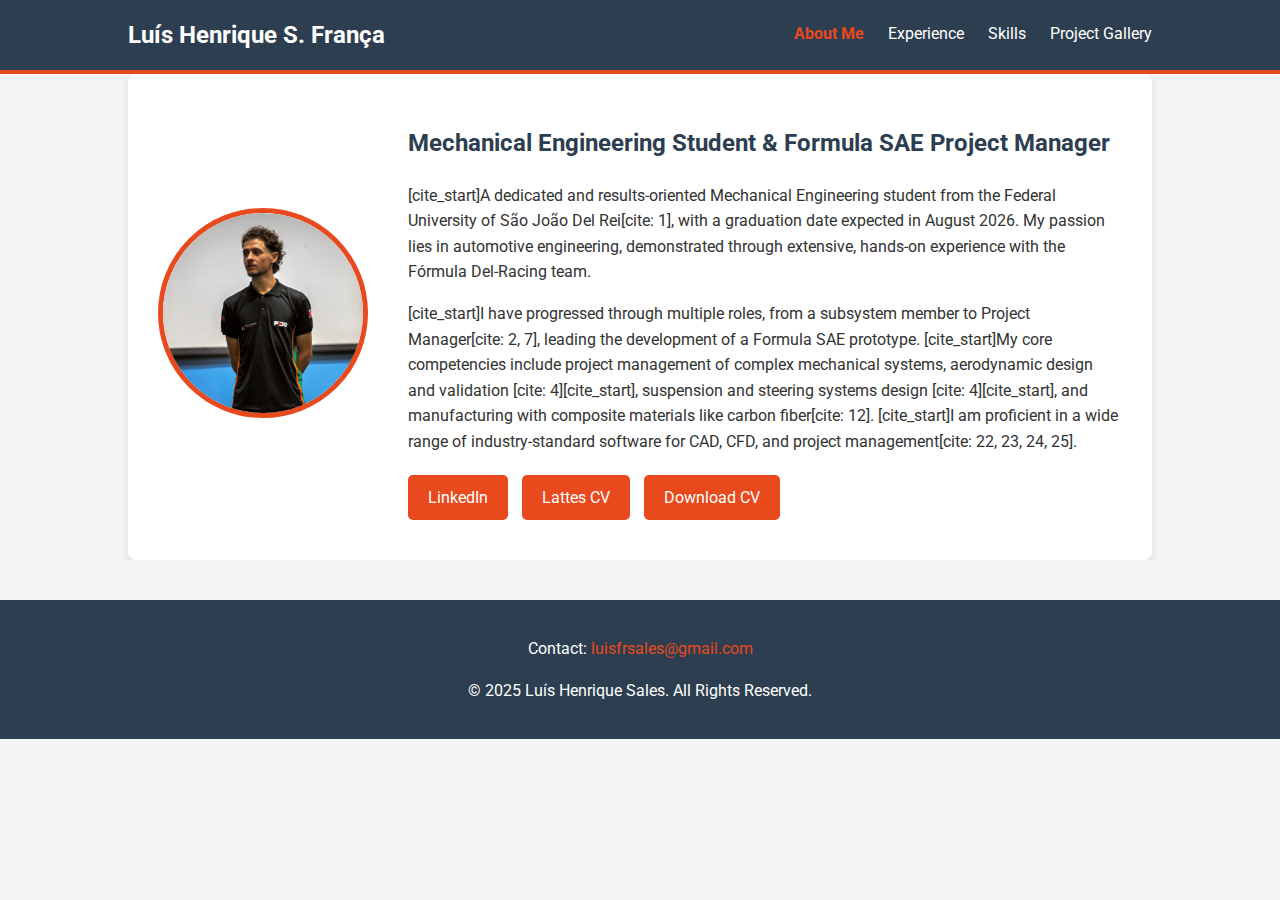
<file: index.html>
<!DOCTYPE html>
<html lang="en">
<head>
    <meta charset="UTF-8">
    <meta name="viewport" content="width=device-width, initial-scale=1.0">
    <title>Luís Henrique Sales | Mechanical Engineering</title>
    <link rel="stylesheet" href="style.css">
    <link href="https://fonts.googleapis.com/css2?family=Roboto:wght@300;400;700&display=swap" rel="stylesheet">
</head>
<body>
    <header>
        <div class="container">
            <h1>Luís Henrique S. França</h1>
            <nav>
                <ul>
                    <li><a href="index.html" class="active">About Me</a></li>
                    <li><a href="experience.html">Experience</a></li>
                    <li><a href="skills.html">Skills</a></li>
                    <li><a href="gallery.html">Project Gallery</a></li>
                </ul>
            </nav>
        </div>
    </header>

    <main class="container">
        <section class="about-me">
            <div class="profile-pic-container">
                <img src="profile_pic.jpg" alt="Luís Henrique Sales" class="profile-pic">
                 </div>
            <div class="about-text">
                <h2>Mechanical Engineering Student & Formula SAE Project Manager</h2>
                <p>
                    [cite_start]A dedicated and results-oriented Mechanical Engineering student from the Federal University of São João Del Rei[cite: 1], with a graduation date expected in August 2026. My passion lies in automotive engineering, demonstrated through extensive, hands-on experience with the Fórmula Del-Racing team.
                </p>
                <p>
                    [cite_start]I have progressed through multiple roles, from a subsystem member to Project Manager[cite: 2, 7], leading the development of a Formula SAE prototype. [cite_start]My core competencies include project management of complex mechanical systems, aerodynamic design and validation [cite: 4][cite_start], suspension and steering systems design [cite: 4][cite_start], and manufacturing with composite materials like carbon fiber[cite: 12]. [cite_start]I am proficient in a wide range of industry-standard software for CAD, CFD, and project management[cite: 22, 23, 24, 25].
                </p>
                <div class="social-links">
                     <a href="http://www.linkedin.com/in/luishf" target="_blank" class="cta-button">LinkedIn</a>
                     <a href="http://lattes.cnpq.br/0458203348111121" target="_blank" class="cta-button">Lattes CV</a>
                     <a href="Curriculum_Luis_Henrique_Sales_2025.pdf" target="_blank" class="cta-button">Download CV</a>
                     </div>
            </div>
        </section>
    </main>

    <footer>
        <div class="container">
            <p>Contact: <a href="mailto:luisfrsales@gmail.com">luisfrsales@gmail.com</a></p>
            <p>&copy; 2025 Luís Henrique Sales. All Rights Reserved.</p>
        </div>
    </footer>
</body>
</html>
</file>
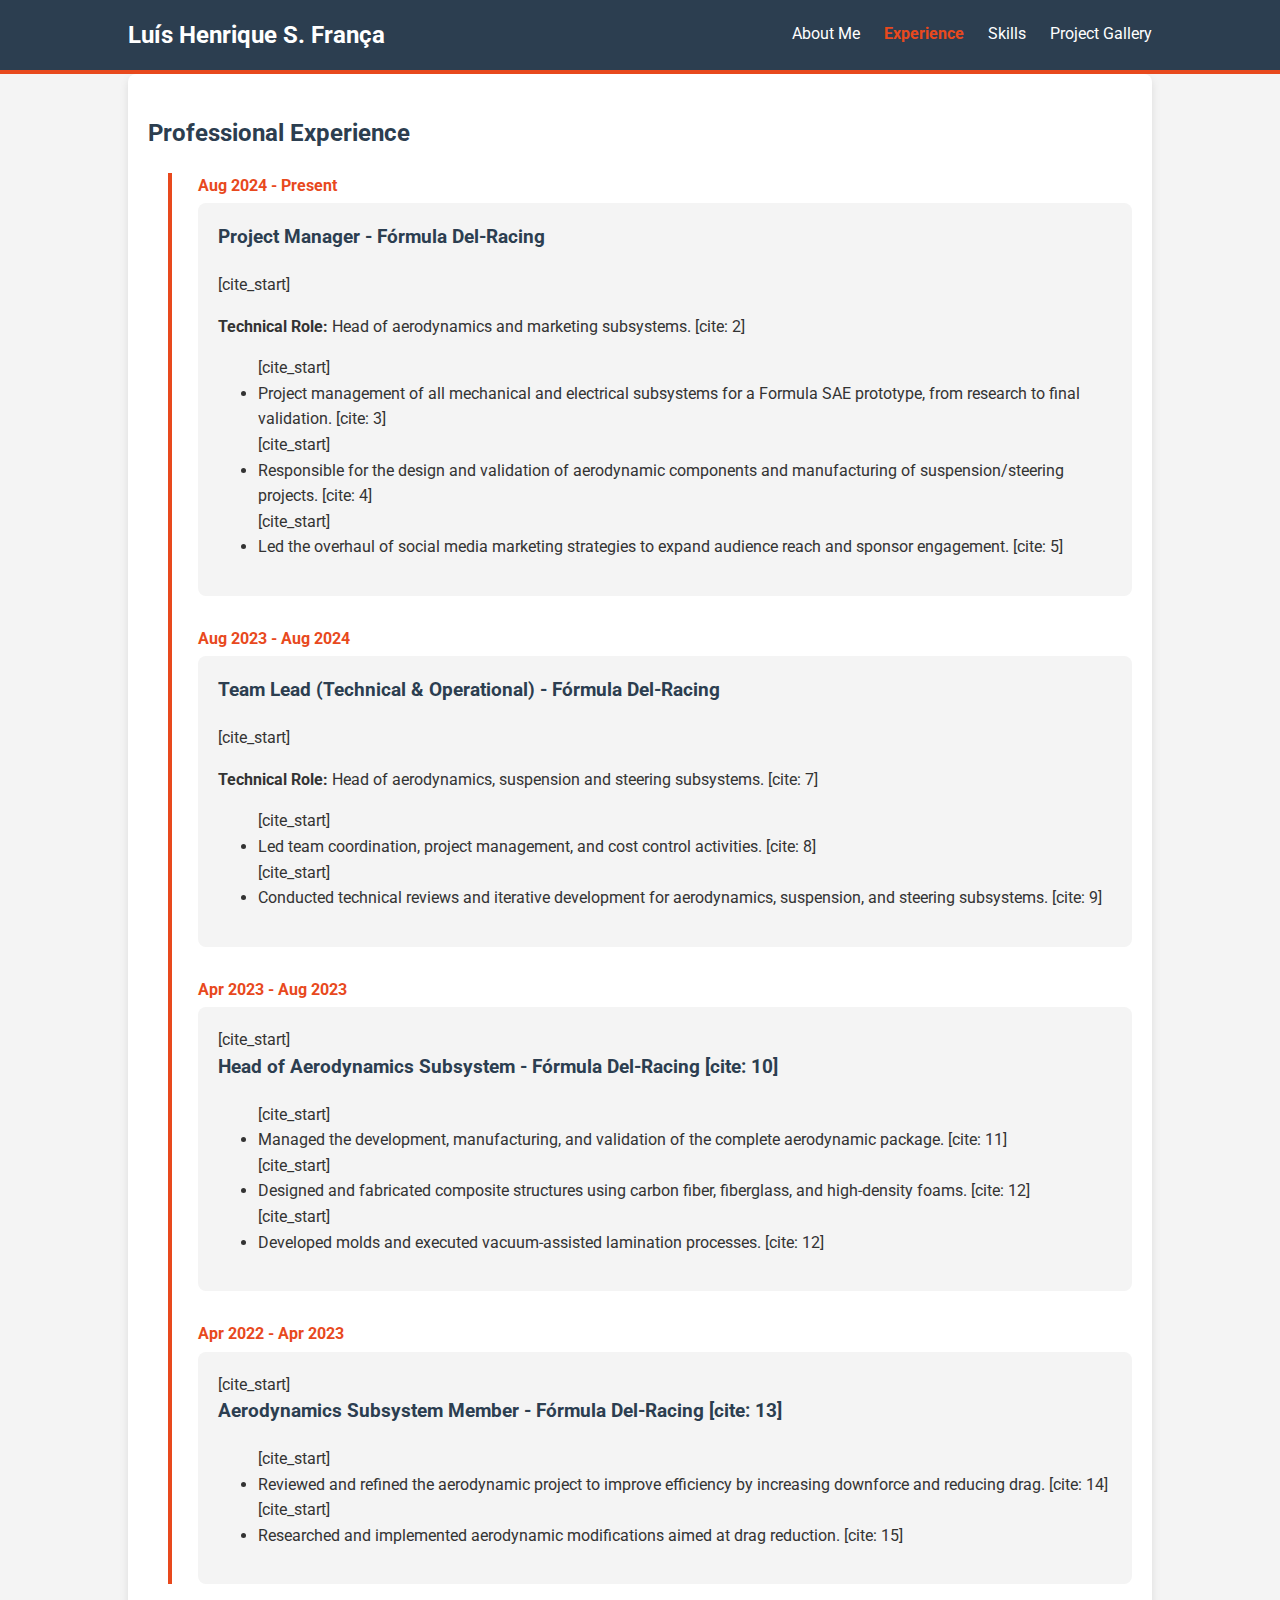
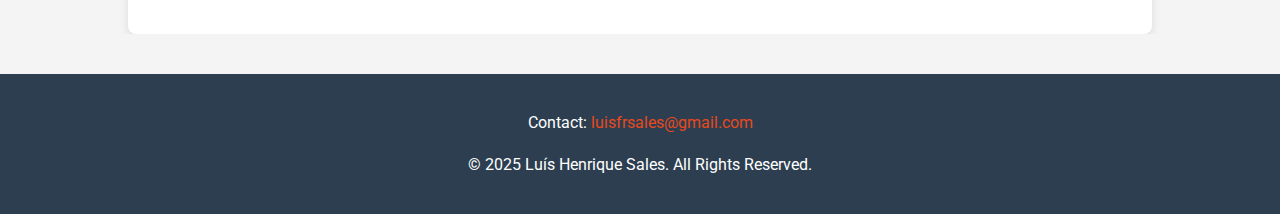
<file: experience.html>
<!DOCTYPE html>
<html lang="en">
<head>
    <meta charset="UTF-8">
    <meta name="viewport" content="width=device-width, initial-scale=1.0">
    <title>Experience | Luís Henrique Sales</title>
    <link rel="stylesheet" href="style.css">
    <link href="https://fonts.googleapis.com/css2?family=Roboto:wght@300;400;700&display=swap" rel="stylesheet">
</head>
<body>
    <header>
        <div class="container">
            <h1>Luís Henrique S. França</h1>
            <nav>
                <ul>
                    <li><a href="index.html">About Me</a></li>
                    <li><a href="experience.html" class="active">Experience</a></li>
                    <li><a href="skills.html">Skills</a></li>
                    <li><a href="gallery.html">Project Gallery</a></li>
                </ul>
            </nav>
        </div>
    </header>

    <main class="container">
        <section class="content-section">
            <h2>Professional Experience</h2>
            <div class="timeline">
                <div class="timeline-item">
                    <div class="timeline-date">Aug 2024 - Present</div>
                    <div class="timeline-content">
                        <h3>Project Manager - Fórmula Del-Racing</h3>
                        [cite_start]<p><strong>Technical Role:</strong> Head of aerodynamics and marketing subsystems. [cite: 2]</p>
                        <ul>
                            [cite_start]<li>Project management of all mechanical and electrical subsystems for a Formula SAE prototype, from research to final validation. [cite: 3]</li>
                            [cite_start]<li>Responsible for the design and validation of aerodynamic components and manufacturing of suspension/steering projects. [cite: 4]</li>
                            [cite_start]<li>Led the overhaul of social media marketing strategies to expand audience reach and sponsor engagement. [cite: 5]</li>
                        </ul>
                    </div>
                </div>

                <div class="timeline-item">
                    <div class="timeline-date">Aug 2023 - Aug 2024</div>
                    <div class="timeline-content">
                        <h3>Team Lead (Technical & Operational) - Fórmula Del-Racing</h3>
                        [cite_start]<p><strong>Technical Role:</strong> Head of aerodynamics, suspension and steering subsystems. [cite: 7]</p>
                        <ul>
                            [cite_start]<li>Led team coordination, project management, and cost control activities. [cite: 8]</li>
                            [cite_start]<li>Conducted technical reviews and iterative development for aerodynamics, suspension, and steering subsystems. [cite: 9]</li>
                        </ul>
                    </div>
                </div>

                <div class="timeline-item">
                    <div class="timeline-date">Apr 2023 - Aug 2023</div>
                    <div class="timeline-content">
                        [cite_start]<h3>Head of Aerodynamics Subsystem - Fórmula Del-Racing [cite: 10]</h3>
                        <ul>
                            [cite_start]<li>Managed the development, manufacturing, and validation of the complete aerodynamic package. [cite: 11]</li>
                            [cite_start]<li>Designed and fabricated composite structures using carbon fiber, fiberglass, and high-density foams. [cite: 12]</li>
                            [cite_start]<li>Developed molds and executed vacuum-assisted lamination processes. [cite: 12]</li>
                        </ul>
                    </div>
                </div>

                <div class="timeline-item">
                    <div class="timeline-date">Apr 2022 - Apr 2023</div>
                    <div class="timeline-content">
                        [cite_start]<h3>Aerodynamics Subsystem Member - Fórmula Del-Racing [cite: 13]</h3>
                        <ul>
                            [cite_start]<li>Reviewed and refined the aerodynamic project to improve efficiency by increasing downforce and reducing drag. [cite: 14]</li>
                            [cite_start]<li>Researched and implemented aerodynamic modifications aimed at drag reduction. [cite: 15]</li>
                        </ul>
                    </div>
                </div>
            </div>
        </section>
    </main>

    <footer>
        <div class="container">
            <p>Contact: <a href="mailto:luisfrsales@gmail.com">luisfrsales@gmail.com</a></p>
            <p>&copy; 2025 Luís Henrique Sales. All Rights Reserved.</p>
        </div>
    </footer>
</body>
</html>
</file>
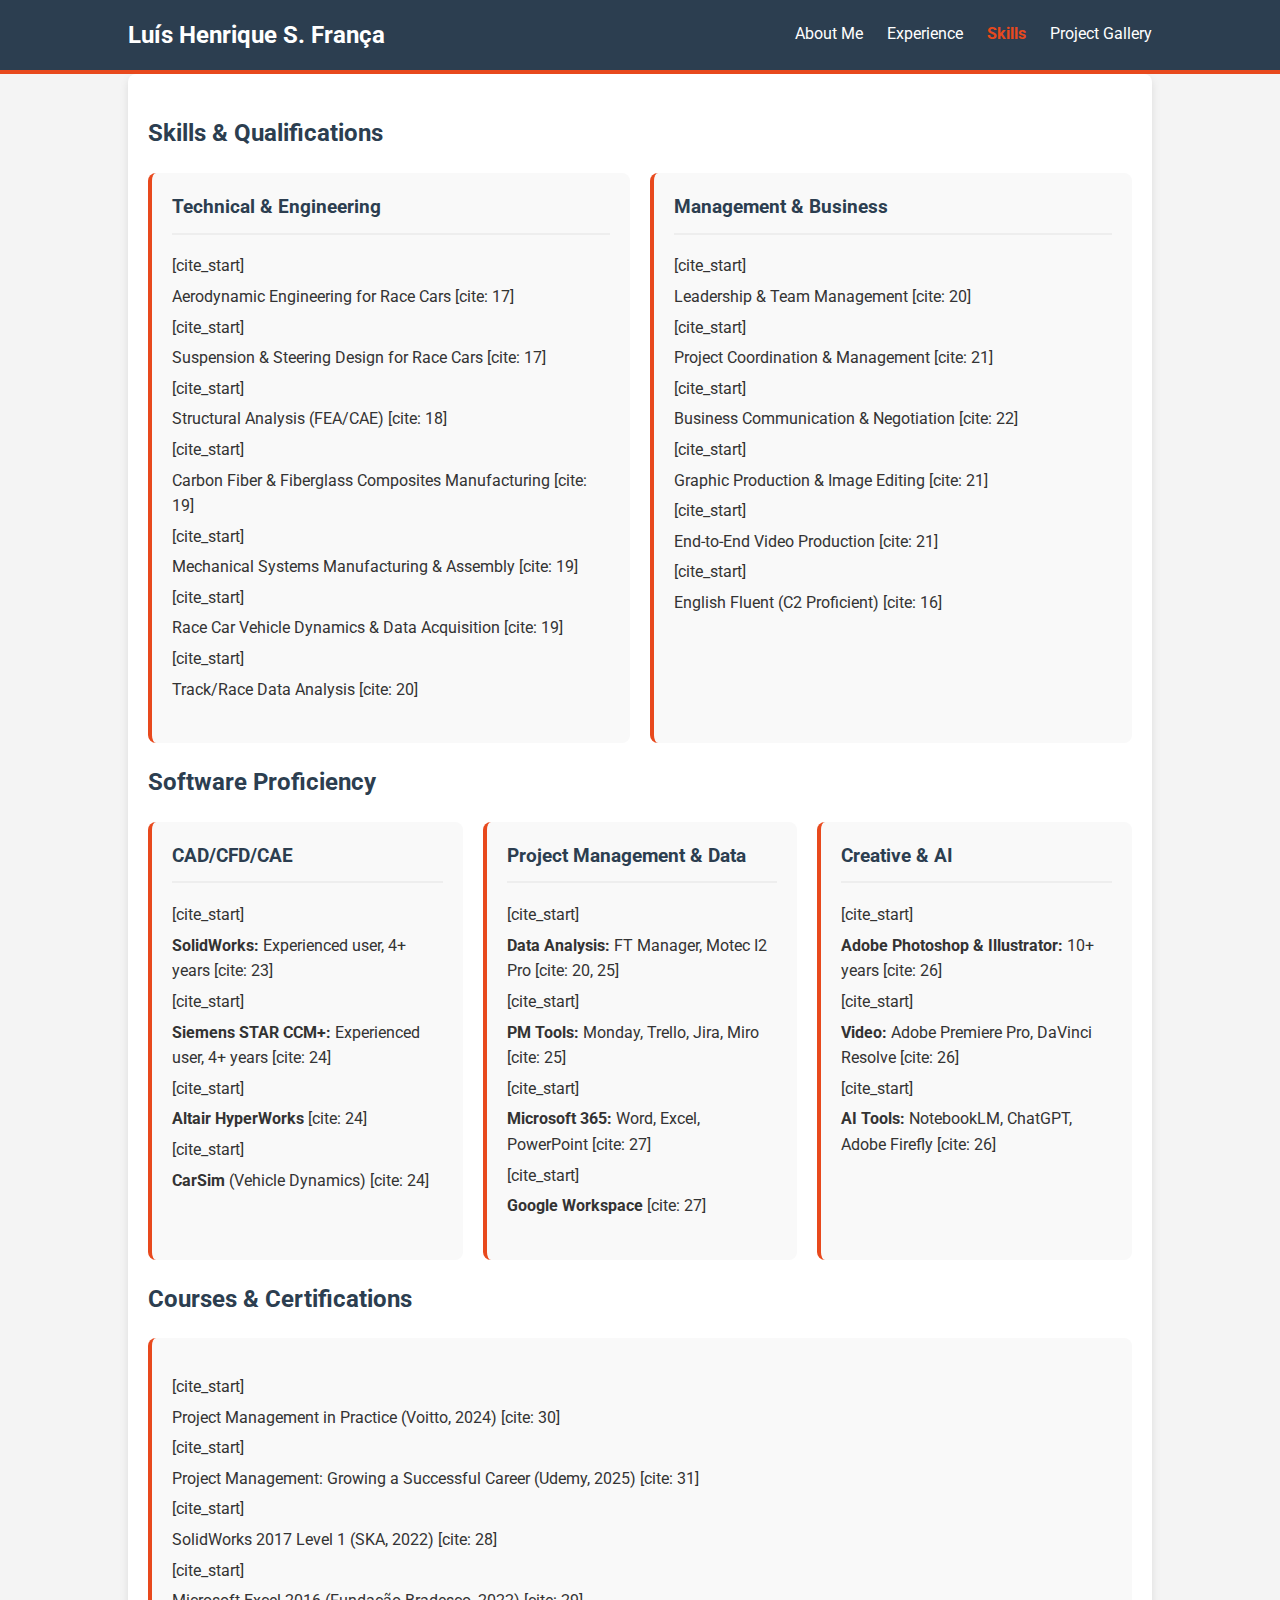
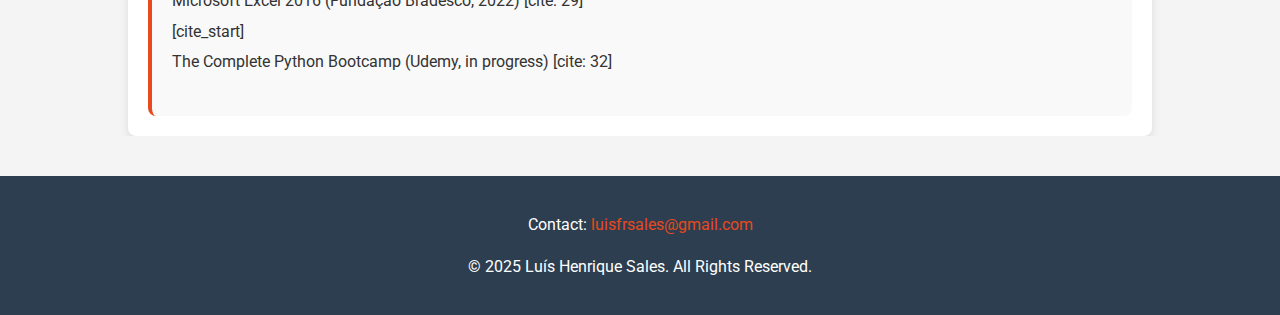
<file: skills.html>
<!DOCTYPE html>
<html lang="en">
<head>
    <meta charset="UTF-8">
    <meta name="viewport" content="width=device-width, initial-scale=1.0">
    <title>Skills | Luís Henrique Sales</title>
    <link rel="stylesheet" href="style.css">
    <link href="https://fonts.googleapis.com/css2?family=Roboto:wght@300;400;700&display=swap" rel="stylesheet">
</head>
<body>
    <header>
        <div class="container">
            <h1>Luís Henrique S. França</h1>
            <nav>
                <ul>
                    <li><a href="index.html">About Me</a></li>
                    <li><a href="experience.html">Experience</a></li>
                    <li><a href="skills.html" class="active">Skills</a></li>
                    <li><a href="gallery.html">Project Gallery</a></li>
                </ul>
            </nav>
        </div>
    </header>

    <main class="container">
        <section class="content-section">
            <h2>Skills & Qualifications</h2>
            <div class="skills-grid">
                <div class="skill-category">
                    <h3>Technical & Engineering</h3>
                    <ul>
                        [cite_start]<li>Aerodynamic Engineering for Race Cars [cite: 17]</li>
                        [cite_start]<li>Suspension & Steering Design for Race Cars [cite: 17]</li>
                        [cite_start]<li>Structural Analysis (FEA/CAE) [cite: 18]</li>
                        [cite_start]<li>Carbon Fiber & Fiberglass Composites Manufacturing [cite: 19]</li>
                        [cite_start]<li>Mechanical Systems Manufacturing & Assembly [cite: 19]</li>
                        [cite_start]<li>Race Car Vehicle Dynamics & Data Acquisition [cite: 19]</li>
                        [cite_start]<li>Track/Race Data Analysis [cite: 20]</li>
                    </ul>
                </div>
                <div class="skill-category">
                    <h3>Management & Business</h3>
                    <ul>
                        [cite_start]<li>Leadership & Team Management [cite: 20]</li>
                        [cite_start]<li>Project Coordination & Management [cite: 21]</li>
                        [cite_start]<li>Business Communication & Negotiation [cite: 22]</li>
                        [cite_start]<li>Graphic Production & Image Editing [cite: 21]</li>
                        [cite_start]<li>End-to-End Video Production [cite: 21]</li>
                        [cite_start]<li>English Fluent (C2 Proficient) [cite: 16]</li>
                    </ul>
                </div>
            </div>

            <h2>Software Proficiency</h2>
            <div class="skills-grid">
                <div class="skill-category">
                    <h3>CAD/CFD/CAE</h3>
                    <ul>
                        [cite_start]<li><strong>SolidWorks:</strong> Experienced user, 4+ years [cite: 23]</li>
                        [cite_start]<li><strong>Siemens STAR CCM+:</strong> Experienced user, 4+ years [cite: 24]</li>
                        [cite_start]<li><strong>Altair HyperWorks</strong> [cite: 24]</li>
                        [cite_start]<li><strong>CarSim</strong> (Vehicle Dynamics) [cite: 24]</li>
                    </ul>
                </div>
                <div class="skill-category">
                    <h3>Project Management & Data</h3>
                    <ul>
                        [cite_start]<li><strong>Data Analysis:</strong> FT Manager, Motec I2 Pro [cite: 20, 25]</li>
                        [cite_start]<li><strong>PM Tools:</strong> Monday, Trello, Jira, Miro [cite: 25]</li>
                        [cite_start]<li><strong>Microsoft 365:</strong> Word, Excel, PowerPoint [cite: 27]</li>
                        [cite_start]<li><strong>Google Workspace</strong> [cite: 27]</li>
                    </ul>
                </div>
                 <div class="skill-category">
                    <h3>Creative & AI</h3>
                    <ul>
                        [cite_start]<li><strong>Adobe Photoshop & Illustrator:</strong> 10+ years [cite: 26]</li>
                        [cite_start]<li><strong>Video:</strong> Adobe Premiere Pro, DaVinci Resolve [cite: 26]</li>
                        [cite_start]<li><strong>AI Tools:</strong> NotebookLM, ChatGPT, Adobe Firefly [cite: 26]</li>
                    </ul>
                </div>
            </div>
             <h2>Courses & Certifications</h2>
             <div class="skills-grid">
                <div class="skill-category">
                    <ul>
                        [cite_start]<li>Project Management in Practice (Voitto, 2024) [cite: 30]</li>
                        [cite_start]<li>Project Management: Growing a Successful Career (Udemy, 2025) [cite: 31]</li>
                        [cite_start]<li>SolidWorks 2017 Level 1 (SKA, 2022) [cite: 28]</li>
                        [cite_start]<li>Microsoft Excel 2016 (Fundação Bradesco, 2022) [cite: 29]</li>
                        [cite_start]<li>The Complete Python Bootcamp (Udemy, in progress) [cite: 32]</li>
                    </ul>
                </div>
            </div>
        </section>
    </main>

    <footer>
        <div class="container">
            <p>Contact: <a href="mailto:luisfrsales@gmail.com">luisfrsales@gmail.com</a></p>
            <p>&copy; 2025 Luís Henrique Sales. All Rights Reserved.</p>
        </div>
    </footer>
</body>
</html>
</file>
<file: style.css>
/* General Body & Typography */
body {
    font-family: 'Roboto', sans-serif;
    line-height: 1.6;
    margin: 0;
    padding: 0;
    background-color: #f4f4f4;
    color: #333;
}

.container {
    width: 80%;
    max-width: 1100px;
    margin: auto;
    overflow: hidden;
    padding: 0 20px;
}

h1, h2, h3 {
    font-weight: 700;
    color: #2c3e50;
}

/* Header & Navigation */
header {
    background: #2c3e50;
    color: #fff;
    padding: 1rem 0;
    border-bottom: #e8491d 4px solid;
    position: sticky;
    top: 0;
    z-index: 1000;
}

header h1 {
    float: left;
    margin: 0;
    color: #fff;
    font-size: 24px;
}

header nav {
    float: right;
    margin-top: 5px;
}

header nav ul {
    margin: 0;
    padding: 0;
    list-style: none;
}

header nav ul li {
    display: inline;
    margin-left: 20px;
}

header a {
    color: #fff;
    text-decoration: none;
    font-size: 16px;
    transition: color 0.3s ease;
}

header a:hover, header .active {
    color: #e8491d;
    font-weight: bold;
}

/* Main Content */
main {
    padding: 40px 0;
}

.content-section {
    padding: 20px;
    background: #fff;
    border-radius: 8px;
    box-shadow: 0 4px 8px rgba(0,0,0,0.1);
}

/* About Me Section */
.about-me {
    display: flex;
    align-items: center;
    gap: 40px;
    background: #fff;
    padding: 30px;
    border-radius: 8px;
    box-shadow: 0 4px 8px rgba(0,0,0,0.1);
}

.profile-pic-container {
    flex-shrink: 0;
}

.profile-pic {
    width: 200px;
    height: 200px;
    border-radius: 50%;
    object-fit: cover;
    border: 5px solid #e8491d;
}

.about-text {
    flex-grow: 1;
}

.social-links {
    margin-top: 20px;
}

.cta-button {
    display: inline-block;
    background: #e8491d;
    color: #fff;
    padding: 10px 20px;
    text-decoration: none;
    border-radius: 5px;
    margin-right: 10px;
    margin-bottom: 10px;
    transition: background-color 0.3s ease;
}

.cta-button:hover {
    background: #333;
}

/* Experience Timeline */
.timeline {
    position: relative;
    margin-top: 20px;
}

.timeline::before {
    content: '';
    position: absolute;
    left: 20px;
    top: 0;
    bottom: 0;
    width: 4px;
    background: #e8491d;
}

.timeline-item {
    margin-bottom: 30px;
    position: relative;
    padding-left: 50px;
}

.timeline-date {
    font-weight: bold;
    color: #e8491d;
    margin-bottom: 5px;
}

.timeline-content {
    background: #f4f4f4;
    padding: 20px;
    border-radius: 8px;
}

.timeline-content h3 {
    margin-top: 0;
}

/* Skills Section */
.skills-grid {
    display: grid;
    grid-template-columns: repeat(auto-fit, minmax(300px, 1fr));
    gap: 20px;
    margin-top: 20px;
}

.skill-category {
    background: #f9f9f9;
    padding: 20px;
    border-radius: 8px;
    border-left: 4px solid #e8491d;
}

.skill-category h3 {
    margin-top: 0;
    border-bottom: 2px solid #eee;
    padding-bottom: 10px;
}

.skill-category ul {
    list-style: none;
    padding: 0;
}

.skill-category ul li {
    padding: 5px 0;
}

/* Gallery Section */
.gallery-grid {
    display: grid;
    grid-template-columns: repeat(auto-fit, minmax(300px, 1fr));
    gap: 20px;
    margin-top: 20px;
}

.gallery-item {
    background: #fff;
    border-radius: 8px;
    overflow: hidden;
    box-shadow: 0 4px 8px rgba(0,0,0,0.1);
    transition: transform 0.3s ease;
}

.gallery-item:hover {
    transform: translateY(-5px);
}

.gallery-item img {
    width: 100%;
    height: 200px;
    object-fit: cover;
    display: block;
}

.gallery-item h3 {
    padding: 15px 15px 5px 15px;
    margin: 0;
}

.gallery-item p {
    padding: 0 15px 15px 15px;
    margin: 0;
    font-size: 0.9em;
}

/* Footer */
footer {
    background: #2c3e50;
    color: #fff;
    text-align: center;
    padding: 20px;
    margin-top: 40px;
}

footer a {
    color: #e8491d;
    text-decoration: none;
}

/* Responsive */
@media(max-width: 768px) {
    header h1, header nav {
        float: none;
        text-align: center;
    }
    header nav ul li {
        display: block;
        padding: 10px 0;
    }
    .about-me {
        flex-direction: column;
        text-align: center;
    }
}
</file>
